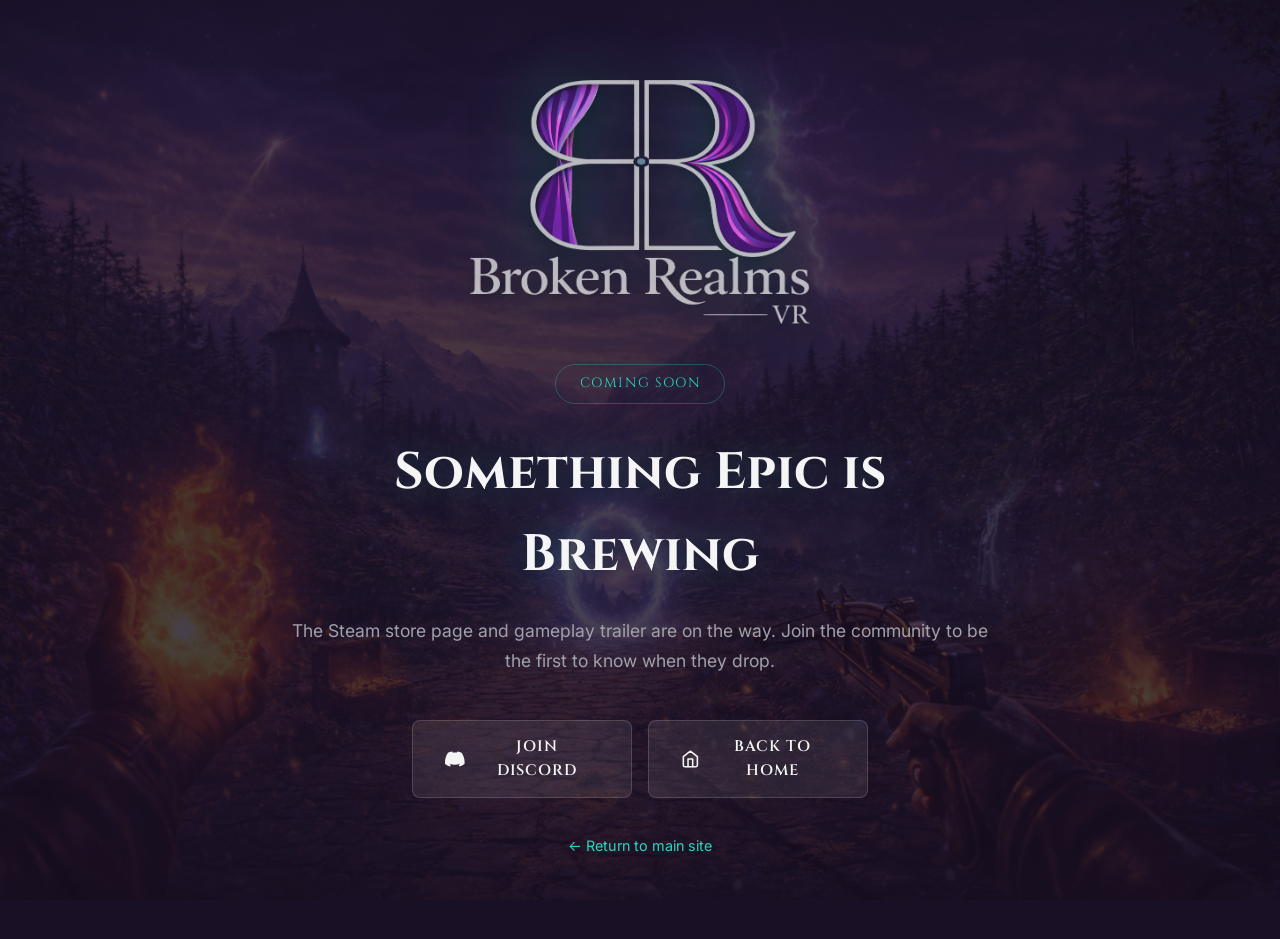
<file: coming-soon.html>
<!DOCTYPE html>
<html lang="en">
<head>
  <meta charset="UTF-8">
  <meta name="viewport" content="width=device-width, initial-scale=1.0">
  <title>Coming Soon — Broken Realms VR</title>
  <link rel="icon" type="image/png" href="Media/4_CLIENTAPP_ICON_512x512px.png">
  <link rel="preconnect" href="https://fonts.googleapis.com">
  <link rel="preconnect" href="https://fonts.gstatic.com" crossorigin>
  <link href="https://fonts.googleapis.com/css2?family=Cinzel:wght@400;600;700&family=Inter:wght@300;400;500;600&display=swap" rel="stylesheet">
  <link rel="stylesheet" href="styles.css">
  <style>
    .cs-page {
      min-height: 100vh;
      position: relative;
      z-index: 1;
      display: flex;
      flex-direction: column;
      align-items: center;
      justify-content: center;
      padding: 80px 24px;
      text-align: center;
    }
    .cs-bg {
      position: fixed;
      inset: 0;
      background: url('Media/1_LIBRARY_HERO_3840 x1240px_ NO_TEXTLOGO.png') center 50% / cover no-repeat;
      opacity: .2;
      z-index: 0;
    }
    .cs-content {
      position: relative;
      z-index: 1;
      max-width: 700px;
    }
    .cs-logo {
      max-width: min(340px, 70vw);
      margin: 0 auto 40px;
      display: block;
      filter: drop-shadow(0 0 30px rgba(45,212,191,.3)) drop-shadow(0 4px 12px rgba(0,0,0,.6));
    }
    .cs-badge {
      display: inline-block;
      font-family: var(--font-heading);
      font-size: .85rem;
      letter-spacing: .12em;
      text-transform: uppercase;
      color: var(--teal);
      border: 1px solid rgba(45,212,191,.3);
      border-radius: 40px;
      padding: 8px 24px;
      margin-bottom: 28px;
      text-shadow: 0 0 15px rgba(45,212,191,.4);
    }
    .cs-title {
      font-family: var(--font-heading);
      font-size: clamp(2rem, 5vw, 3.2rem);
      margin-bottom: 20px;
      text-shadow: 0 0 40px rgba(45,212,191,.3);
    }
    .cs-text {
      color: var(--text-muted);
      font-size: 1.1rem;
      line-height: 1.7;
      margin-bottom: 44px;
    }
    .cs-art {
      display: grid;
      grid-template-columns: 1fr 1fr;
      gap: 16px;
      margin-bottom: 44px;
      max-width: 500px;
      margin-left: auto;
      margin-right: auto;
    }
    .cs-art img {
      border-radius: 12px;
      border: 1px solid rgba(255,255,255,.06);
      width: 100%;
      height: 100%;
      object-fit: cover;
    }
    .cs-art-wide {
      grid-column: span 2;
    }
    .cs-ctas {
      display: flex;
      gap: 16px;
      justify-content: center;
      flex-wrap: wrap;
    }
    .cs-ctas .btn { width: 220px; justify-content: center; }
    .cs-back {
      display: inline-flex;
      align-items: center;
      gap: 8px;
      color: var(--teal);
      font-size: .9rem;
      margin-top: 36px;
      transition: opacity .3s ease;
    }
    .cs-back:hover { opacity: .7; }
    @media (max-width: 480px) {
      .cs-art { grid-template-columns: 1fr; }
      .cs-art-wide { grid-column: span 1; }
    }
  </style>
</head>
<body>
  <canvas id="particles" aria-hidden="true"></canvas>
  <div class="cs-bg"></div>
  <div class="cs-page">
    <div class="cs-content">
      <img src="Media/CutOutWhitePurpleLogo1.png" alt="Broken Realms VR" class="cs-logo">
      <div class="cs-badge">Coming Soon</div>
      <h1 class="cs-title">Something Epic is Brewing</h1>
      <p class="cs-text">The Steam store page and gameplay trailer are on the way. Join the community to be the first to know when they drop.</p>

      <div class="cs-ctas">
        <a href="https://discord.com/invite/UteQq3Rj" target="_blank" rel="noopener" class="btn btn-secondary">
          <svg width="20" height="20" viewBox="0 0 24 24" fill="currentColor" aria-hidden="true"><path d="M20.317 4.37a19.791 19.791 0 0 0-4.885-1.515.074.074 0 0 0-.079.037c-.21.375-.444.864-.608 1.25a18.27 18.27 0 0 0-5.487 0 12.64 12.64 0 0 0-.617-1.25.077.077 0 0 0-.079-.037A19.736 19.736 0 0 0 3.677 4.37a.07.07 0 0 0-.032.027C.533 9.046-.32 13.58.099 18.057a.082.082 0 0 0 .031.057 19.9 19.9 0 0 0 5.993 3.03.078.078 0 0 0 .084-.028c.462-.63.874-1.295 1.226-1.994a.076.076 0 0 0-.041-.106 13.107 13.107 0 0 1-1.872-.892.077.077 0 0 1-.008-.128 10.2 10.2 0 0 0 .372-.292.074.074 0 0 1 .077-.01c3.928 1.793 8.18 1.793 12.062 0a.074.074 0 0 1 .078.01c.12.098.246.198.373.292a.077.077 0 0 1-.006.127 12.299 12.299 0 0 1-1.873.892.077.077 0 0 0-.041.107c.36.698.772 1.362 1.225 1.993a.076.076 0 0 0 .084.028 19.839 19.839 0 0 0 6.002-3.03.077.077 0 0 0 .032-.054c.5-5.177-.838-9.674-3.549-13.66a.061.061 0 0 0-.031-.03z"/></svg>
          JOIN DISCORD
        </a>
        <a href="index.html" class="btn btn-secondary">
          <svg width="20" height="20" viewBox="0 0 24 24" fill="none" stroke="currentColor" stroke-width="2" stroke-linecap="round" stroke-linejoin="round"><path d="m3 9 9-7 9 7v11a2 2 0 0 1-2 2H5a2 2 0 0 1-2-2z"/><polyline points="9 22 9 12 15 12 15 22"/></svg>
          BACK TO HOME
        </a>
      </div>
      <a href="index.html" class="cs-back">&larr; Return to main site</a>
    </div>
  </div>
  <script src="script.js"></script>
</body>
</html>
</file>
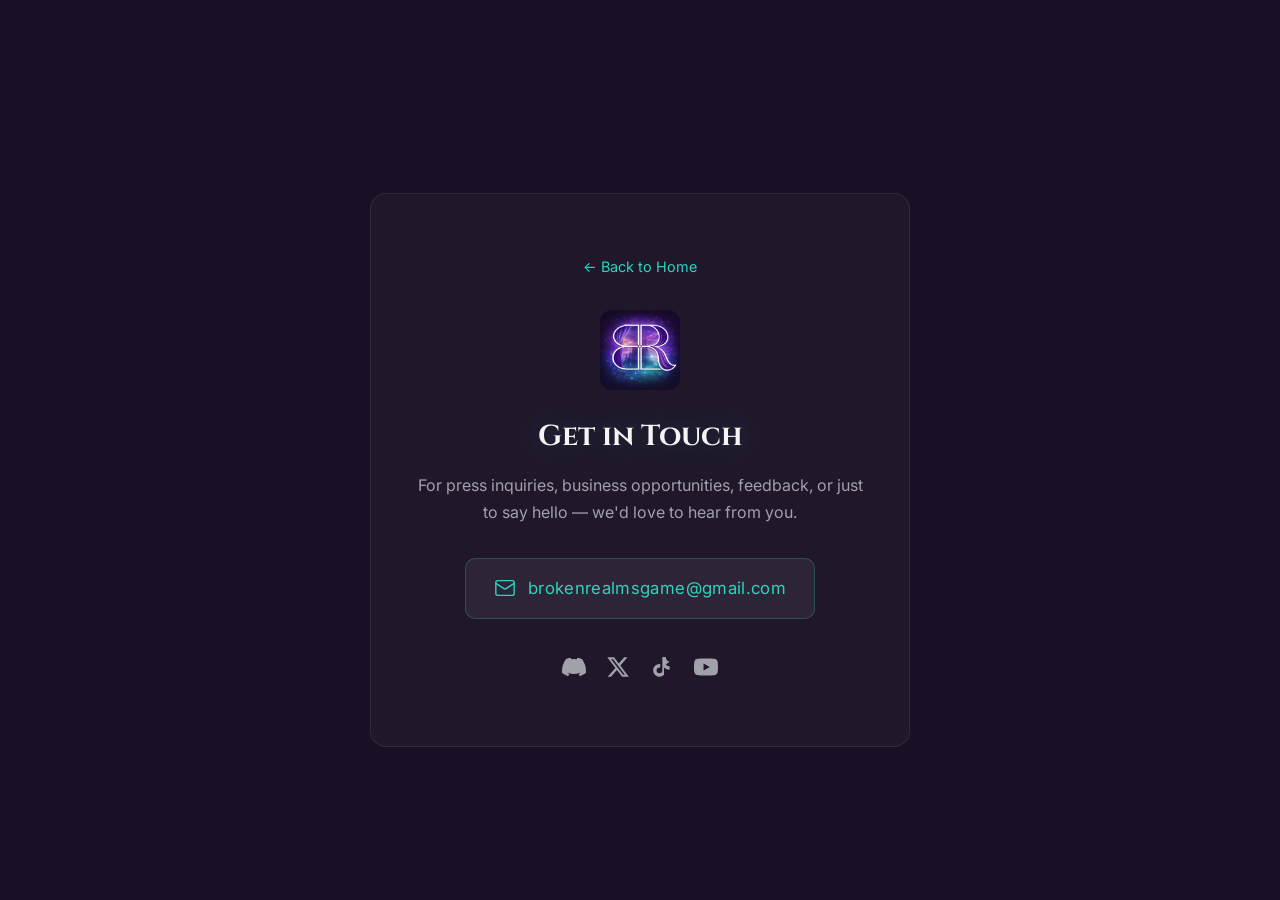
<file: contact.html>
<!DOCTYPE html>
<html lang="en">
<head>
  <meta charset="UTF-8">
  <meta name="viewport" content="width=device-width, initial-scale=1.0">
  <title>Contact — Broken Realms VR</title>
  <link rel="icon" type="image/png" href="Media/4_CLIENTAPP_ICON_512x512px.png">
  <link rel="preconnect" href="https://fonts.googleapis.com">
  <link rel="preconnect" href="https://fonts.gstatic.com" crossorigin>
  <link href="https://fonts.googleapis.com/css2?family=Cinzel:wght@400;600;700&family=Inter:wght@300;400;500;600&display=swap" rel="stylesheet">
  <link rel="stylesheet" href="styles.css">
  <style>
    .contact-page {
      min-height: 100vh;
      display: flex;
      align-items: center;
      justify-content: center;
      position: relative;
      z-index: 1;
      padding: 120px 24px 80px;
    }
    .contact-card {
      max-width: 540px;
      width: 100%;
      text-align: center;
      background: rgba(255,255,255,.03);
      border: 1px solid rgba(255,255,255,.08);
      border-radius: 16px;
      padding: 60px 40px;
    }
    .contact-card img {
      width: 80px;
      border-radius: 12px;
      margin: 0 auto 24px;
    }
    .contact-card h1 {
      font-family: var(--font-heading);
      font-size: 1.8rem;
      margin-bottom: 12px;
      text-shadow: 0 0 30px rgba(45,212,191,.3);
    }
    .contact-card p {
      color: var(--text-muted);
      line-height: 1.7;
      margin-bottom: 32px;
    }
    .contact-email {
      display: inline-flex;
      align-items: center;
      gap: 12px;
      background: rgba(255,255,255,.06);
      border: 1px solid rgba(45,212,191,.25);
      border-radius: 10px;
      padding: 16px 28px;
      font-size: 1.05rem;
      color: var(--teal);
      letter-spacing: .02em;
      transition: border-color .3s ease, box-shadow .3s ease;
      text-decoration: none;
    }
    .contact-email:hover {
      border-color: rgba(45,212,191,.5);
      box-shadow: 0 0 20px rgba(45,212,191,.15);
    }
    .contact-email svg { flex-shrink: 0; }
    .contact-socials {
      margin-top: 36px;
      display: flex;
      justify-content: center;
      gap: 20px;
    }
    .contact-socials a {
      color: var(--text-muted);
      transition: color .3s ease;
    }
    .contact-socials a:hover { color: var(--teal); }
    .contact-back {
      display: inline-flex;
      align-items: center;
      gap: 8px;
      color: var(--teal);
      font-size: .9rem;
      margin-bottom: 32px;
      transition: opacity .3s ease;
    }
    .contact-back:hover { opacity: .7; }
  </style>
</head>
<body>
  <canvas id="particles" aria-hidden="true"></canvas>
  <div class="contact-page">
    <div class="contact-card">
      <a href="index.html" class="contact-back">&larr; Back to Home</a>
      <img src="Media/4_CLIENTAPP_ICON_512x512px.png" alt="BR Logo">
      <h1>Get in Touch</h1>
      <p>For press inquiries, business opportunities, feedback, or just to say hello — we'd love to hear from you.</p>
      <a href="mailto:brokenrealmsgame@gmail.com" class="contact-email">
        <svg width="22" height="22" viewBox="0 0 24 24" fill="none" stroke="currentColor" stroke-width="1.5" stroke-linecap="round" stroke-linejoin="round"><rect x="2" y="4" width="20" height="16" rx="2"/><path d="m22 7-8.97 5.7a1.94 1.94 0 0 1-2.06 0L2 7"/></svg>
        brokenrealmsgame@gmail.com
      </a>
      <div class="contact-socials">
        <a href="https://discord.com/invite/UteQq3Rj" target="_blank" rel="noopener" aria-label="Discord">
          <svg width="24" height="24" viewBox="0 0 24 24" fill="currentColor"><path d="M20.317 4.37a19.791 19.791 0 0 0-4.885-1.515.074.074 0 0 0-.079.037c-.21.375-.444.864-.608 1.25a18.27 18.27 0 0 0-5.487 0 12.64 12.64 0 0 0-.617-1.25.077.077 0 0 0-.079-.037A19.736 19.736 0 0 0 3.677 4.37a.07.07 0 0 0-.032.027C.533 9.046-.32 13.58.099 18.057a.082.082 0 0 0 .031.057 19.9 19.9 0 0 0 5.993 3.03.078.078 0 0 0 .084-.028c.462-.63.874-1.295 1.226-1.994a.076.076 0 0 0-.041-.106 13.107 13.107 0 0 1-1.872-.892.077.077 0 0 1-.008-.128 10.2 10.2 0 0 0 .372-.292.074.074 0 0 1 .077-.01c3.928 1.793 8.18 1.793 12.062 0a.074.074 0 0 1 .078.01c.12.098.246.198.373.292a.077.077 0 0 1-.006.127 12.299 12.299 0 0 1-1.873.892.077.077 0 0 0-.041.107c.36.698.772 1.362 1.225 1.993a.076.076 0 0 0 .084.028 19.839 19.839 0 0 0 6.002-3.03.077.077 0 0 0 .032-.054c.5-5.177-.838-9.674-3.549-13.66a.061.061 0 0 0-.031-.03z"/></svg>
        </a>
        <a href="https://x.com/BrokenRealmsDev" target="_blank" rel="noopener" aria-label="X">
          <svg width="24" height="24" viewBox="0 0 24 24" fill="currentColor"><path d="M18.244 2.25h3.308l-7.227 8.26 8.502 11.24H16.17l-5.214-6.817L4.99 21.75H1.68l7.73-8.835L1.254 2.25H8.08l4.713 6.231zm-1.161 17.52h1.833L7.084 4.126H5.117z"/></svg>
        </a>
        <a href="https://www.tiktok.com/@brokenrealmsgame" target="_blank" rel="noopener" aria-label="TikTok">
          <svg width="24" height="24" viewBox="0 0 24 24" fill="currentColor"><path d="M19.59 6.69a4.83 4.83 0 0 1-3.77-4.25V2h-3.45v13.67a2.89 2.89 0 0 1-2.88 2.5 2.89 2.89 0 0 1 0-5.78c.27 0 .54.04.79.1v-3.5a6.37 6.37 0 0 0-.79-.05A6.34 6.34 0 0 0 3.15 15.3a6.34 6.34 0 0 0 10.86 4.43v-7.15a8.16 8.16 0 0 0 5.58 2.18v-3.44a4.85 4.85 0 0 1-3.77-1.88v-.01z"/></svg>
        </a>
        <a href="https://www.youtube.com/channel/UCaJPAou--gDTywU8178Xd9g" target="_blank" rel="noopener" aria-label="YouTube">
          <svg width="24" height="24" viewBox="0 0 24 24" fill="currentColor"><path d="M23.498 6.186a3.016 3.016 0 0 0-2.122-2.136C19.505 3.545 12 3.545 12 3.545s-7.505 0-9.377.505A3.017 3.017 0 0 0 .502 6.186C0 8.07 0 12 0 12s0 3.93.502 5.814a3.016 3.016 0 0 0 2.122 2.136c1.871.505 9.376.505 9.376.505s7.505 0 9.377-.505a3.015 3.015 0 0 0 2.122-2.136C24 15.93 24 12 24 12s0-3.93-.502-5.814zM9.545 15.568V8.432L15.818 12l-6.273 3.568z"/></svg>
        </a>
      </div>
    </div>
  </div>
  <script src="script.js"></script>
</body>
</html>
</file>
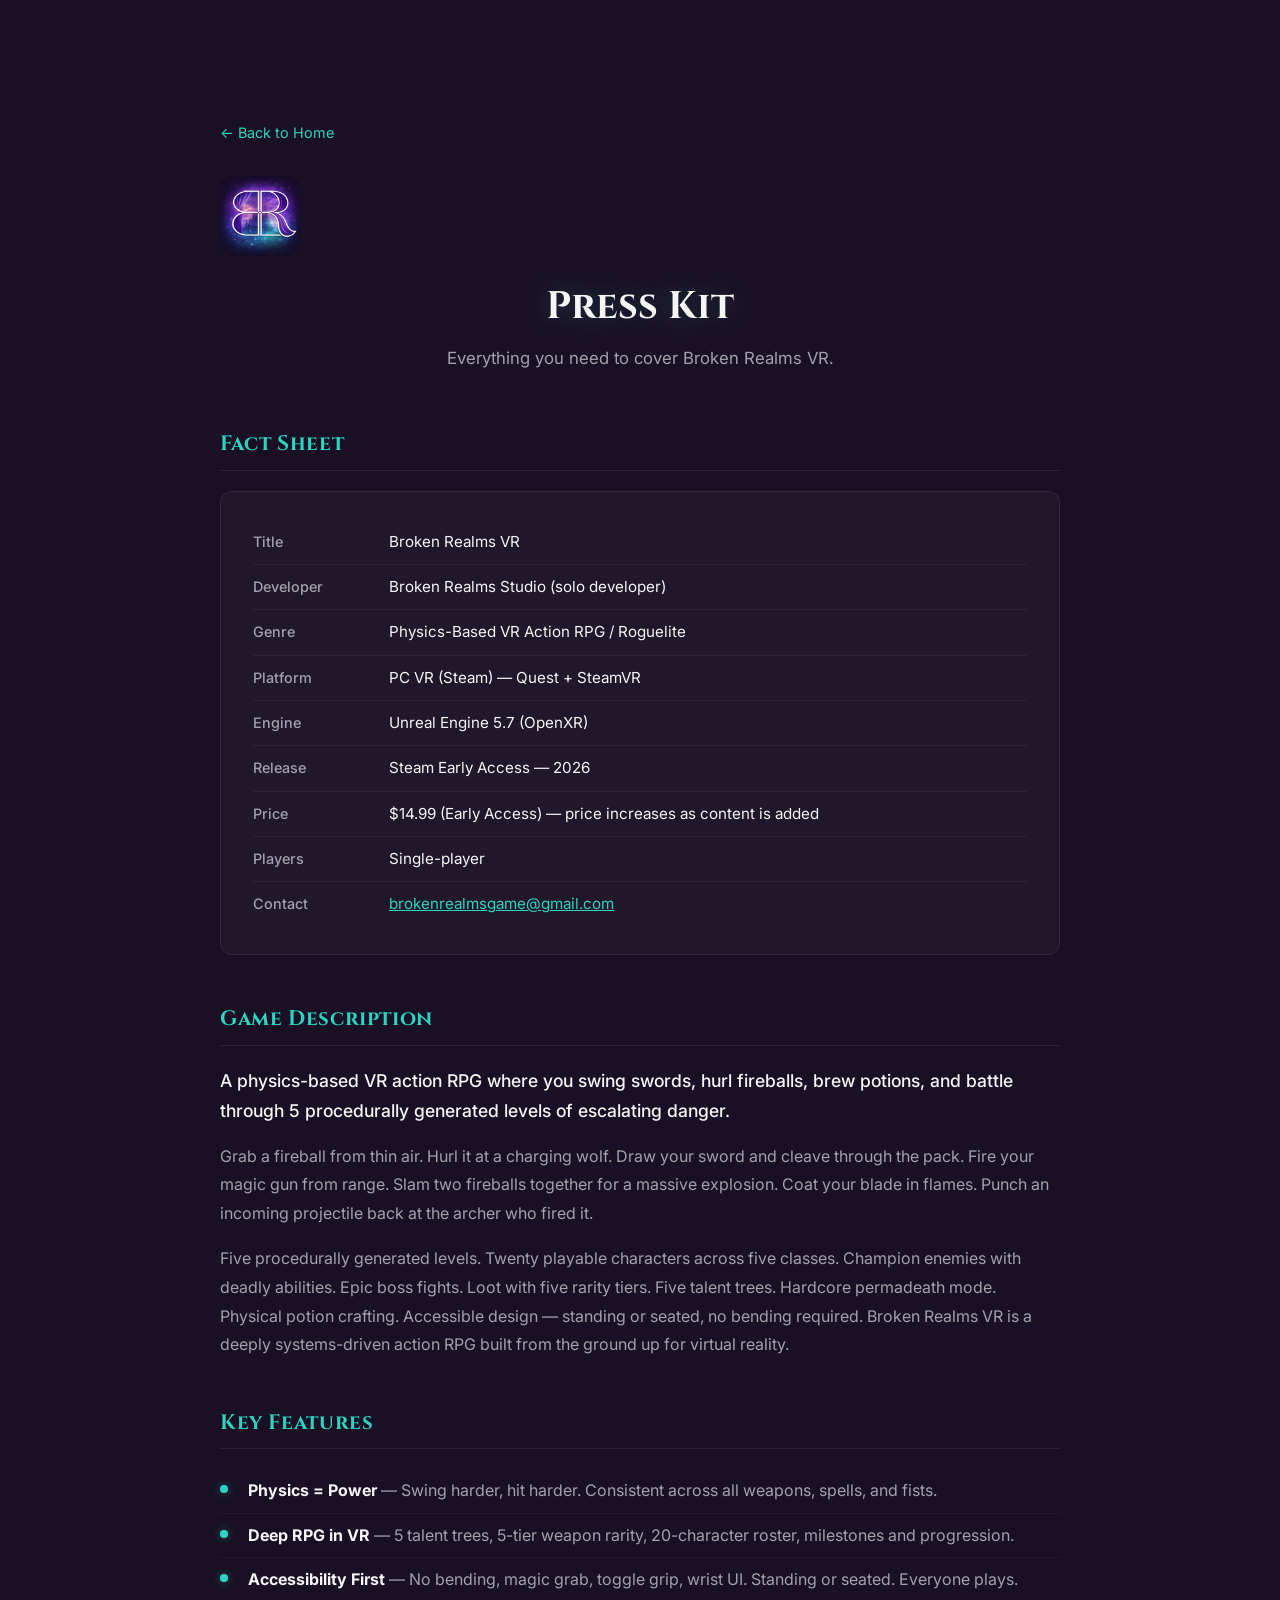
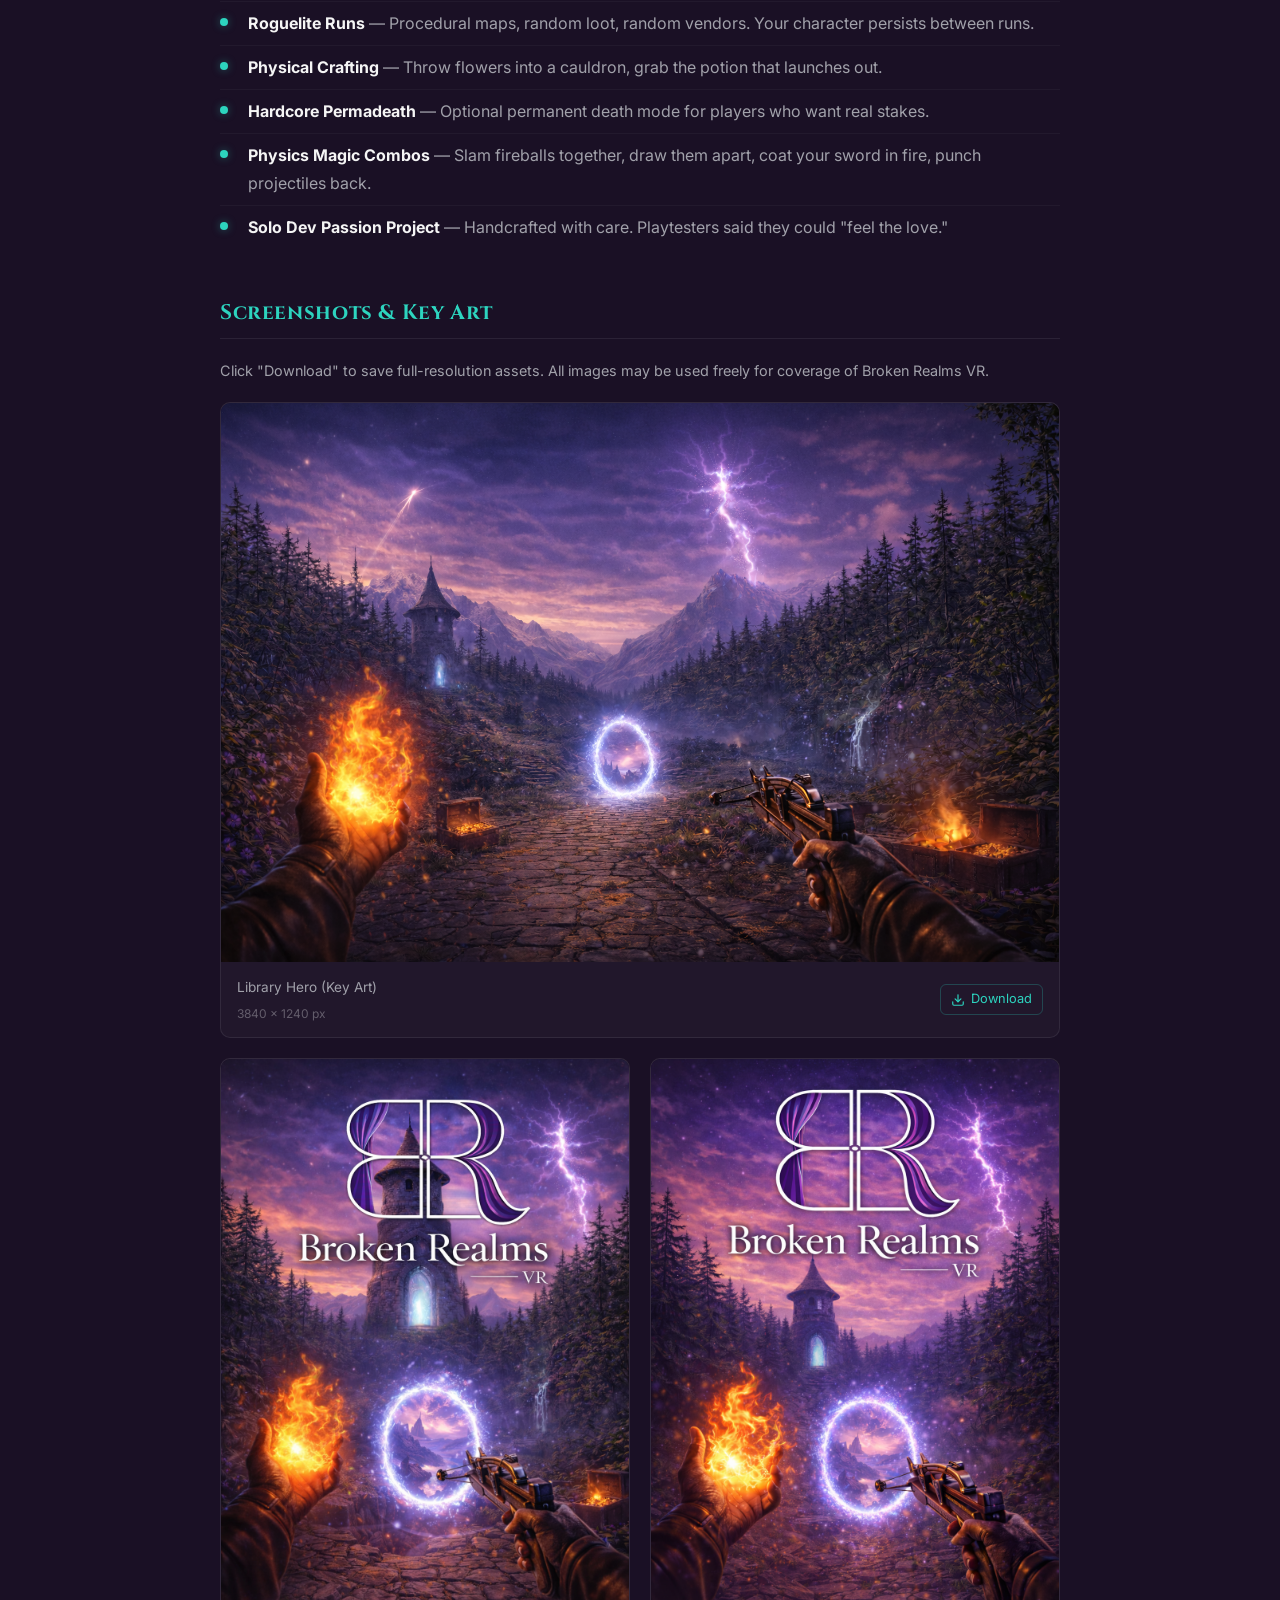
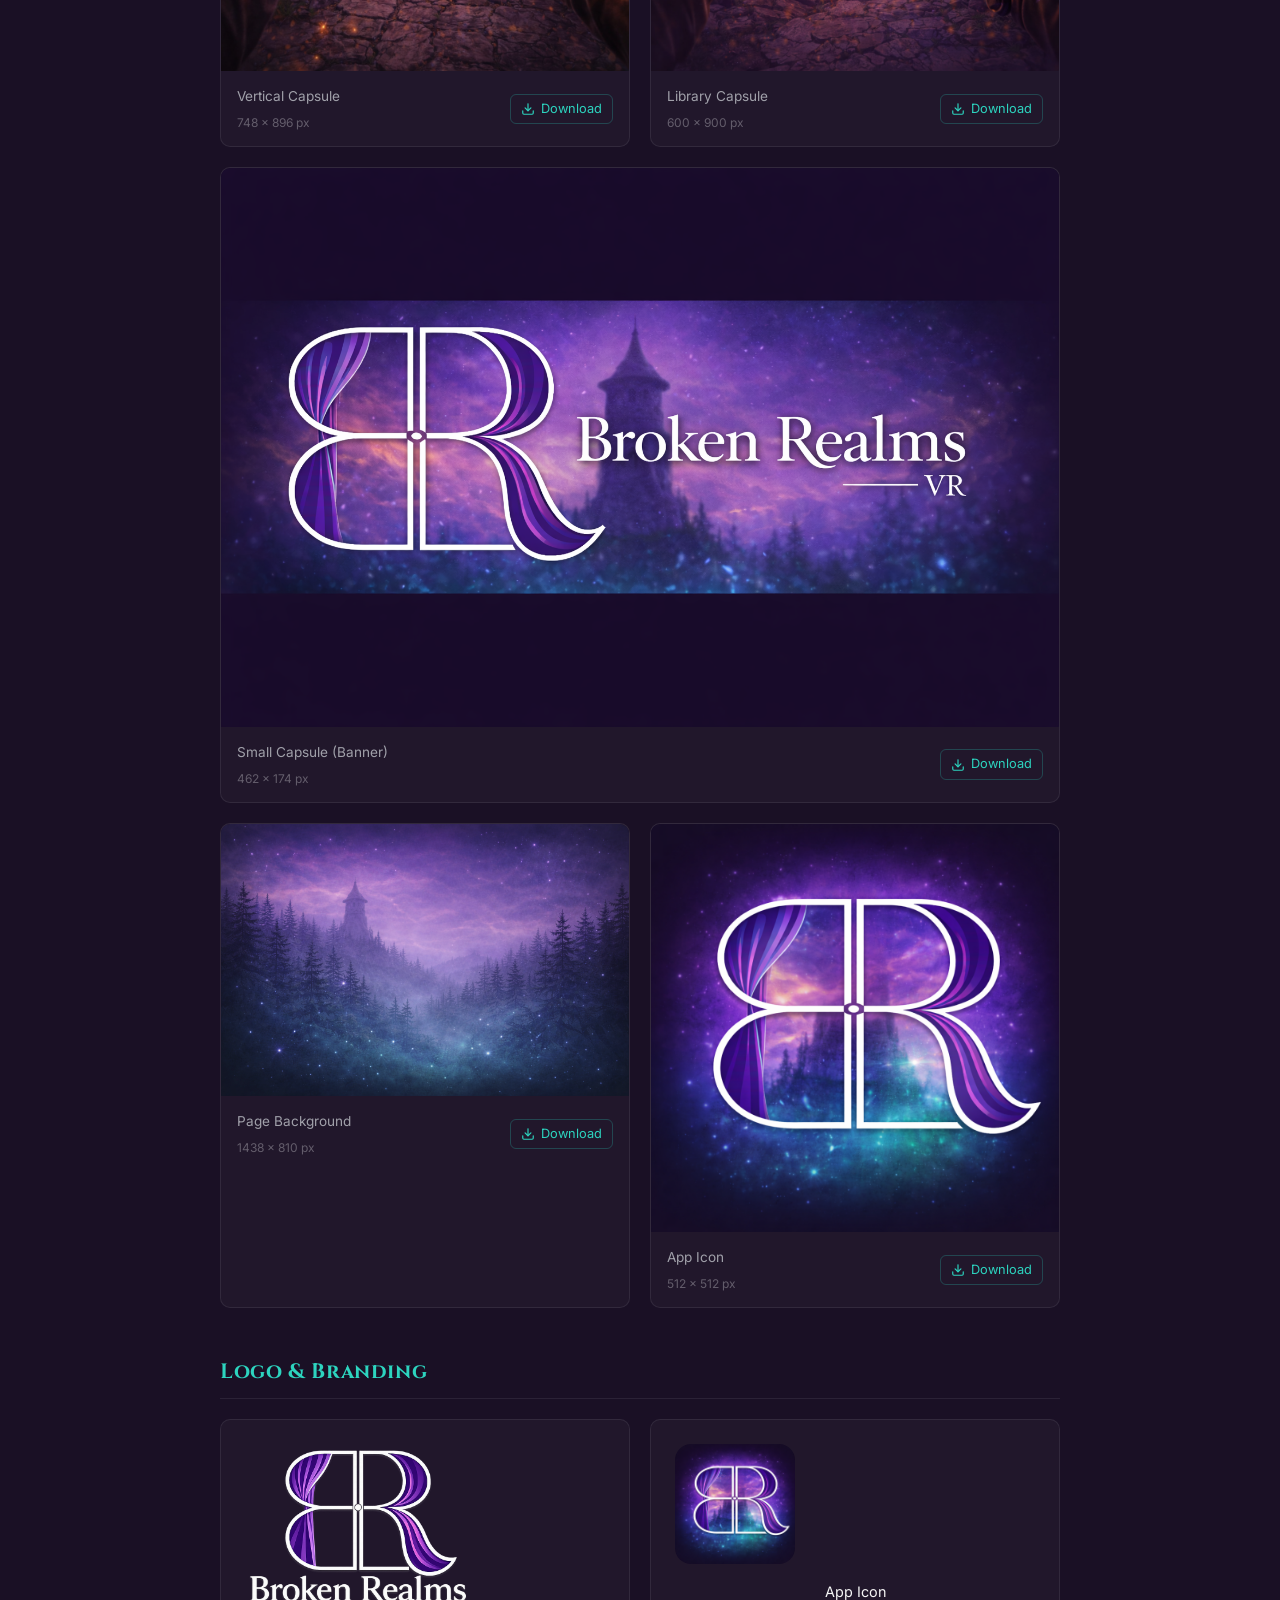
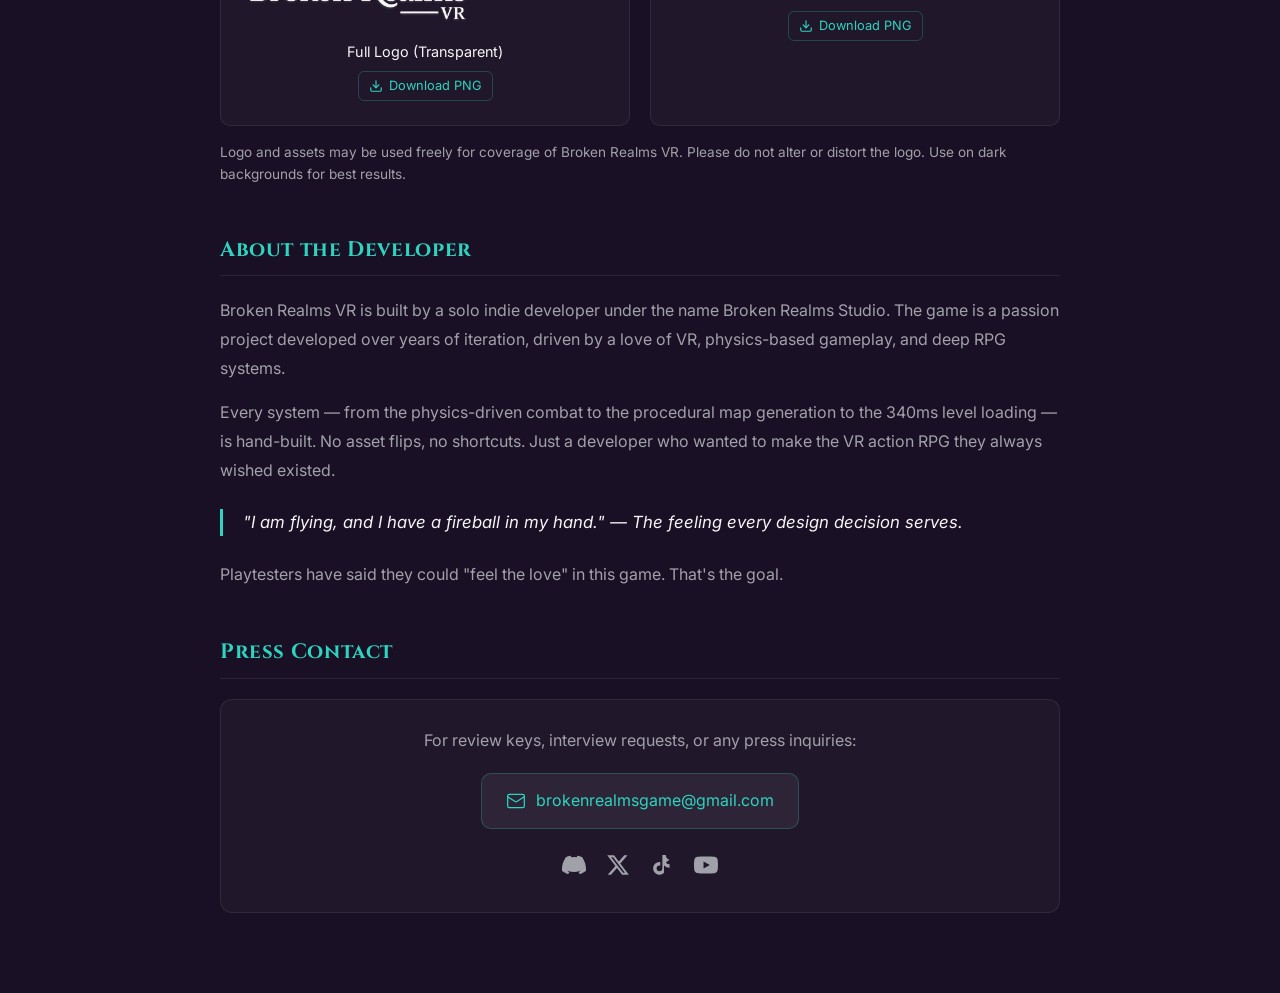
<file: press-kit.html>
<!DOCTYPE html>
<html lang="en">
<head>
  <meta charset="UTF-8">
  <meta name="viewport" content="width=device-width, initial-scale=1.0">
  <title>Press Kit — Broken Realms VR</title>
  <meta name="description" content="Press kit for Broken Realms VR — screenshots, logos, key art, and game information for press and content creators.">
  <link rel="icon" type="image/png" href="Media/4_CLIENTAPP_ICON_512x512px.png">
  <link rel="preconnect" href="https://fonts.googleapis.com">
  <link rel="preconnect" href="https://fonts.gstatic.com" crossorigin>
  <link href="https://fonts.googleapis.com/css2?family=Cinzel:wght@400;600;700&family=Inter:wght@300;400;500;600&display=swap" rel="stylesheet">
  <link rel="stylesheet" href="styles.css">
  <style>
    .pk-page {
      min-height: 100vh;
      padding: 120px 24px 80px;
      position: relative;
      z-index: 1;
    }
    .pk-content {
      max-width: 840px;
      margin: 0 auto;
    }
    .pk-back {
      display: inline-flex;
      align-items: center;
      gap: 8px;
      color: var(--teal);
      font-size: .9rem;
      margin-bottom: 32px;
      transition: opacity .3s ease;
    }
    .pk-back:hover { opacity: .7; }

    /* Header */
    .pk-header {
      text-align: center;
      margin-bottom: 56px;
    }
    .pk-header img {
      width: 80px;
      border-radius: 12px;
      margin-bottom: 20px;
    }
    .pk-header h1 {
      font-family: var(--font-heading);
      font-size: clamp(1.8rem, 4vw, 2.4rem);
      margin-bottom: 8px;
      text-shadow: 0 0 30px rgba(45,212,191,.3);
    }
    .pk-header p {
      color: var(--text-muted);
      font-size: 1.05rem;
    }

    /* Section titles */
    .pk-section-title {
      font-family: var(--font-heading);
      font-size: 1.3rem;
      color: var(--teal);
      letter-spacing: .03em;
      margin: 48px 0 20px;
      padding-bottom: 8px;
      border-bottom: 1px solid rgba(255,255,255,.08);
    }

    /* Card style */
    .pk-card {
      background: rgba(255,255,255,.03);
      border: 1px solid rgba(255,255,255,.08);
      border-radius: 12px;
      padding: 28px 32px;
    }

    /* Fact sheet */
    .pk-facts {
      display: grid;
      gap: 0;
    }
    .pk-fact {
      display: flex;
      gap: 16px;
      padding: 10px 0;
      border-bottom: 1px solid rgba(255,255,255,.05);
    }
    .pk-fact:last-child { border-bottom: none; }
    .pk-fact-label {
      color: var(--text-muted);
      min-width: 120px;
      font-size: .9rem;
      font-weight: 500;
    }
    .pk-fact-value {
      color: var(--text);
      font-size: .95rem;
    }
    .pk-fact-value a {
      color: var(--teal);
      text-decoration: underline;
    }

    /* Description */
    .pk-description p {
      color: var(--text-muted);
      line-height: 1.8;
      margin-bottom: 16px;
    }
    .pk-description .pk-pitch {
      color: var(--text);
      font-size: 1.1rem;
      font-weight: 500;
      line-height: 1.7;
    }

    /* Features list */
    .pk-features-list {
      list-style: none;
      padding: 0;
    }
    .pk-features-list li {
      color: var(--text-muted);
      line-height: 1.7;
      padding: 8px 0;
      padding-left: 28px;
      position: relative;
      border-bottom: 1px solid rgba(255,255,255,.04);
    }
    .pk-features-list li:last-child { border-bottom: none; }
    .pk-features-list li::before {
      content: '';
      position: absolute;
      left: 0;
      top: 16px;
      width: 8px;
      height: 8px;
      background: var(--teal);
      border-radius: 50%;
      box-shadow: 0 0 8px rgba(45,212,191,.4);
    }
    .pk-features-list strong {
      color: var(--text);
    }

    /* Media grid */
    .pk-media-grid {
      display: grid;
      grid-template-columns: 1fr 1fr;
      gap: 20px;
    }
    .pk-media-item {
      background: rgba(255,255,255,.03);
      border: 1px solid rgba(255,255,255,.08);
      border-radius: 10px;
      overflow: hidden;
      transition: border-color .3s ease;
    }
    .pk-media-item:hover {
      border-color: rgba(45,212,191,.3);
    }
    .pk-media-item.pk-media-wide {
      grid-column: 1 / -1;
    }
    .pk-media-thumb {
      width: 100%;
      display: block;
      aspect-ratio: auto;
    }
    .pk-media-info {
      padding: 12px 16px;
      display: flex;
      justify-content: space-between;
      align-items: center;
    }
    .pk-media-label {
      font-size: .85rem;
      color: var(--text-muted);
    }
    .pk-media-dims {
      font-size: .75rem;
      color: rgba(255,255,255,.3);
    }
    .pk-download {
      display: inline-flex;
      align-items: center;
      gap: 6px;
      font-size: .8rem;
      color: var(--teal);
      text-decoration: none;
      padding: 4px 10px;
      border: 1px solid rgba(45,212,191,.25);
      border-radius: 6px;
      transition: background .3s ease, border-color .3s ease;
    }
    .pk-download:hover {
      background: rgba(45,212,191,.1);
      border-color: rgba(45,212,191,.5);
    }

    /* Logo & branding */
    .pk-branding-grid {
      display: grid;
      grid-template-columns: 1fr 1fr;
      gap: 20px;
    }
    .pk-brand-item {
      background: rgba(255,255,255,.03);
      border: 1px solid rgba(255,255,255,.08);
      border-radius: 10px;
      padding: 24px;
      text-align: center;
    }
    .pk-brand-item img {
      max-width: 200px;
      max-height: 140px;
      margin-bottom: 16px;
    }
    .pk-brand-item .pk-brand-name {
      font-size: .9rem;
      color: var(--text);
      margin-bottom: 8px;
    }
    .pk-brand-note {
      color: var(--text-muted);
      font-size: .85rem;
      line-height: 1.6;
      margin-top: 16px;
    }

    /* About developer */
    .pk-about p {
      color: var(--text-muted);
      line-height: 1.8;
      margin-bottom: 16px;
    }
    .pk-quote {
      border-left: 3px solid var(--teal);
      padding-left: 20px;
      margin: 24px 0;
      font-style: italic;
      color: var(--text);
      font-size: 1.05rem;
      line-height: 1.6;
    }

    /* Press contact */
    .pk-contact {
      text-align: center;
    }
    .pk-contact p {
      color: var(--text-muted);
      margin-bottom: 20px;
    }
    .pk-email {
      display: inline-flex;
      align-items: center;
      gap: 10px;
      background: rgba(255,255,255,.06);
      border: 1px solid rgba(45,212,191,.25);
      border-radius: 10px;
      padding: 14px 24px;
      font-size: 1rem;
      color: var(--teal);
      text-decoration: none;
      transition: border-color .3s ease, box-shadow .3s ease;
    }
    .pk-email:hover {
      border-color: rgba(45,212,191,.5);
      box-shadow: 0 0 20px rgba(45,212,191,.15);
    }
    .pk-socials {
      margin-top: 24px;
      display: flex;
      justify-content: center;
      gap: 20px;
    }
    .pk-socials a {
      color: var(--text-muted);
      transition: color .3s ease;
    }
    .pk-socials a:hover { color: var(--teal); }

    /* Responsive */
    @media (max-width: 600px) {
      .pk-media-grid {
        grid-template-columns: 1fr;
      }
      .pk-branding-grid {
        grid-template-columns: 1fr;
      }
      .pk-fact {
        flex-direction: column;
        gap: 4px;
      }
      .pk-fact-label {
        min-width: unset;
      }
      .pk-card {
        padding: 20px;
      }
    }
  </style>
</head>
<body>
  <canvas id="particles" aria-hidden="true"></canvas>
  <div class="pk-page">
    <div class="pk-content">
      <a href="index.html" class="pk-back">&larr; Back to Home</a>

      <!-- Header -->
      <div class="pk-header">
        <img src="Media/4_CLIENTAPP_ICON_512x512px.png" alt="Broken Realms VR">
        <h1>Press Kit</h1>
        <p>Everything you need to cover Broken Realms VR.</p>
      </div>

      <!-- Fact Sheet -->
      <h2 class="pk-section-title">Fact Sheet</h2>
      <div class="pk-card">
        <div class="pk-facts">
          <div class="pk-fact">
            <span class="pk-fact-label">Title</span>
            <span class="pk-fact-value">Broken Realms VR</span>
          </div>
          <div class="pk-fact">
            <span class="pk-fact-label">Developer</span>
            <span class="pk-fact-value">Broken Realms Studio (solo developer)</span>
          </div>
          <div class="pk-fact">
            <span class="pk-fact-label">Genre</span>
            <span class="pk-fact-value">Physics-Based VR Action RPG / Roguelite</span>
          </div>
          <div class="pk-fact">
            <span class="pk-fact-label">Platform</span>
            <span class="pk-fact-value">PC VR (Steam) &mdash; Quest + SteamVR</span>
          </div>
          <div class="pk-fact">
            <span class="pk-fact-label">Engine</span>
            <span class="pk-fact-value">Unreal Engine 5.7 (OpenXR)</span>
          </div>
          <div class="pk-fact">
            <span class="pk-fact-label">Release</span>
            <span class="pk-fact-value">Steam Early Access &mdash; 2026</span>
          </div>
          <div class="pk-fact">
            <span class="pk-fact-label">Price</span>
            <span class="pk-fact-value">$14.99 (Early Access) &mdash; price increases as content is added</span>
          </div>
          <div class="pk-fact">
            <span class="pk-fact-label">Players</span>
            <span class="pk-fact-value">Single-player</span>
          </div>
          <div class="pk-fact">
            <span class="pk-fact-label">Contact</span>
            <span class="pk-fact-value"><a href="mailto:brokenrealmsgame@gmail.com">brokenrealmsgame@gmail.com</a></span>
          </div>
        </div>
      </div>

      <!-- Game Description -->
      <h2 class="pk-section-title">Game Description</h2>
      <div class="pk-description">
        <p class="pk-pitch">A physics-based VR action RPG where you swing swords, hurl fireballs, brew potions, and battle through 5 procedurally generated levels of escalating danger.</p>
        <p>Grab a fireball from thin air. Hurl it at a charging wolf. Draw your sword and cleave through the pack. Fire your magic gun from range. Slam two fireballs together for a massive explosion. Coat your blade in flames. Punch an incoming projectile back at the archer who fired it.</p>
        <p>Five procedurally generated levels. Twenty playable characters across five classes. Champion enemies with deadly abilities. Epic boss fights. Loot with five rarity tiers. Five talent trees. Hardcore permadeath mode. Physical potion crafting. Accessible design &mdash; standing or seated, no bending required. Broken Realms VR is a deeply systems-driven action RPG built from the ground up for virtual reality.</p>
      </div>

      <!-- Key Features -->
      <h2 class="pk-section-title">Key Features</h2>
      <ul class="pk-features-list">
        <li><strong>Physics = Power</strong> &mdash; Swing harder, hit harder. Consistent across all weapons, spells, and fists.</li>
        <li><strong>Deep RPG in VR</strong> &mdash; 5 talent trees, 5-tier weapon rarity, 20-character roster, milestones and progression.</li>
        <li><strong>Accessibility First</strong> &mdash; No bending, magic grab, toggle grip, wrist UI. Standing or seated. Everyone plays.</li>
        <li><strong>Roguelite Runs</strong> &mdash; Procedural maps, random loot, random vendors. Your character persists between runs.</li>
        <li><strong>Physical Crafting</strong> &mdash; Throw flowers into a cauldron, grab the potion that launches out.</li>
        <li><strong>Hardcore Permadeath</strong> &mdash; Optional permanent death mode for players who want real stakes.</li>
        <li><strong>Physics Magic Combos</strong> &mdash; Slam fireballs together, draw them apart, coat your sword in fire, punch projectiles back.</li>
        <li><strong>Solo Dev Passion Project</strong> &mdash; Handcrafted with care. Playtesters said they could "feel the love."</li>
      </ul>

      <!-- Screenshots & Key Art -->
      <h2 class="pk-section-title">Screenshots &amp; Key Art</h2>
      <p style="color: var(--text-muted); font-size: .9rem; margin-bottom: 20px;">Click "Download" to save full-resolution assets. All images may be used freely for coverage of Broken Realms VR.</p>
      <div class="pk-media-grid">
        <div class="pk-media-item pk-media-wide">
          <img src="Media/1_LIBRARY_HERO_3840 x1240px_ NO_TEXTLOGO.png" alt="Library Hero — panoramic key art" class="pk-media-thumb" loading="lazy">
          <div class="pk-media-info">
            <div>
              <span class="pk-media-label">Library Hero (Key Art)</span><br>
              <span class="pk-media-dims">3840 x 1240 px</span>
            </div>
            <a href="Media/1_LIBRARY_HERO_3840 x1240px_ NO_TEXTLOGO.png" download class="pk-download">
              <svg width="14" height="14" viewBox="0 0 24 24" fill="none" stroke="currentColor" stroke-width="2" stroke-linecap="round" stroke-linejoin="round"><path d="M21 15v4a2 2 0 0 1-2 2H5a2 2 0 0 1-2-2v-4"/><polyline points="7 10 12 15 17 10"/><line x1="12" y1="15" x2="12" y2="3"/></svg>
              Download
            </a>
          </div>
        </div>

        <div class="pk-media-item">
          <img src="Media/2_VERTICAL_CAPSULE_748_x_896px.png" alt="Vertical Capsule art" class="pk-media-thumb" loading="lazy">
          <div class="pk-media-info">
            <div>
              <span class="pk-media-label">Vertical Capsule</span><br>
              <span class="pk-media-dims">748 x 896 px</span>
            </div>
            <a href="Media/2_VERTICAL_CAPSULE_748_x_896px.png" download class="pk-download">
              <svg width="14" height="14" viewBox="0 0 24 24" fill="none" stroke="currentColor" stroke-width="2" stroke-linecap="round" stroke-linejoin="round"><path d="M21 15v4a2 2 0 0 1-2 2H5a2 2 0 0 1-2-2v-4"/><polyline points="7 10 12 15 17 10"/><line x1="12" y1="15" x2="12" y2="3"/></svg>
              Download
            </a>
          </div>
        </div>

        <div class="pk-media-item">
          <img src="Media/6_LIBRARY_CAPSULE_600x900px.png" alt="Library Capsule art" class="pk-media-thumb" loading="lazy">
          <div class="pk-media-info">
            <div>
              <span class="pk-media-label">Library Capsule</span><br>
              <span class="pk-media-dims">600 x 900 px</span>
            </div>
            <a href="Media/6_LIBRARY_CAPSULE_600x900px.png" download class="pk-download">
              <svg width="14" height="14" viewBox="0 0 24 24" fill="none" stroke="currentColor" stroke-width="2" stroke-linecap="round" stroke-linejoin="round"><path d="M21 15v4a2 2 0 0 1-2 2H5a2 2 0 0 1-2-2v-4"/><polyline points="7 10 12 15 17 10"/><line x1="12" y1="15" x2="12" y2="3"/></svg>
              Download
            </a>
          </div>
        </div>

        <div class="pk-media-item pk-media-wide">
          <img src="Media/3_SMALL_CAPSULE_462x174px.png" alt="Small Capsule banner" class="pk-media-thumb" loading="lazy">
          <div class="pk-media-info">
            <div>
              <span class="pk-media-label">Small Capsule (Banner)</span><br>
              <span class="pk-media-dims">462 x 174 px</span>
            </div>
            <a href="Media/3_SMALL_CAPSULE_462x174px.png" download class="pk-download">
              <svg width="14" height="14" viewBox="0 0 24 24" fill="none" stroke="currentColor" stroke-width="2" stroke-linecap="round" stroke-linejoin="round"><path d="M21 15v4a2 2 0 0 1-2 2H5a2 2 0 0 1-2-2v-4"/><polyline points="7 10 12 15 17 10"/><line x1="12" y1="15" x2="12" y2="3"/></svg>
              Download
            </a>
          </div>
        </div>

        <div class="pk-media-item">
          <img src="Media/5_PAGE_BACKGROUND_1438x810px.png" alt="Page Background art" class="pk-media-thumb" loading="lazy">
          <div class="pk-media-info">
            <div>
              <span class="pk-media-label">Page Background</span><br>
              <span class="pk-media-dims">1438 x 810 px</span>
            </div>
            <a href="Media/5_PAGE_BACKGROUND_1438x810px.png" download class="pk-download">
              <svg width="14" height="14" viewBox="0 0 24 24" fill="none" stroke="currentColor" stroke-width="2" stroke-linecap="round" stroke-linejoin="round"><path d="M21 15v4a2 2 0 0 1-2 2H5a2 2 0 0 1-2-2v-4"/><polyline points="7 10 12 15 17 10"/><line x1="12" y1="15" x2="12" y2="3"/></svg>
              Download
            </a>
          </div>
        </div>

        <div class="pk-media-item">
          <img src="Media/4_CLIENTAPP_ICON_512x512px.png" alt="App Icon" class="pk-media-thumb" loading="lazy">
          <div class="pk-media-info">
            <div>
              <span class="pk-media-label">App Icon</span><br>
              <span class="pk-media-dims">512 x 512 px</span>
            </div>
            <a href="Media/4_CLIENTAPP_ICON_512x512px.png" download class="pk-download">
              <svg width="14" height="14" viewBox="0 0 24 24" fill="none" stroke="currentColor" stroke-width="2" stroke-linecap="round" stroke-linejoin="round"><path d="M21 15v4a2 2 0 0 1-2 2H5a2 2 0 0 1-2-2v-4"/><polyline points="7 10 12 15 17 10"/><line x1="12" y1="15" x2="12" y2="3"/></svg>
              Download
            </a>
          </div>
        </div>
      </div>

      <!-- Logo & Branding -->
      <h2 class="pk-section-title">Logo &amp; Branding</h2>
      <div class="pk-branding-grid">
        <div class="pk-brand-item">
          <img src="Media/CutOutWhitePurpleLogo2_Clean.png" alt="Broken Realms VR Logo" style="max-width: 240px; max-height: 180px;">
          <div class="pk-brand-name">Full Logo (Transparent)</div>
          <a href="Media/CutOutWhitePurpleLogo2_Clean.png" download class="pk-download">
            <svg width="14" height="14" viewBox="0 0 24 24" fill="none" stroke="currentColor" stroke-width="2" stroke-linecap="round" stroke-linejoin="round"><path d="M21 15v4a2 2 0 0 1-2 2H5a2 2 0 0 1-2-2v-4"/><polyline points="7 10 12 15 17 10"/><line x1="12" y1="15" x2="12" y2="3"/></svg>
            Download PNG
          </a>
        </div>
        <div class="pk-brand-item">
          <img src="Media/4_CLIENTAPP_ICON_512x512px.png" alt="App Icon" style="max-width: 120px; border-radius: 16px;">
          <div class="pk-brand-name">App Icon</div>
          <a href="Media/4_CLIENTAPP_ICON_512x512px.png" download class="pk-download">
            <svg width="14" height="14" viewBox="0 0 24 24" fill="none" stroke="currentColor" stroke-width="2" stroke-linecap="round" stroke-linejoin="round"><path d="M21 15v4a2 2 0 0 1-2 2H5a2 2 0 0 1-2-2v-4"/><polyline points="7 10 12 15 17 10"/><line x1="12" y1="15" x2="12" y2="3"/></svg>
            Download PNG
          </a>
        </div>
      </div>
      <p class="pk-brand-note">Logo and assets may be used freely for coverage of Broken Realms VR. Please do not alter or distort the logo. Use on dark backgrounds for best results.</p>

      <!-- About the Developer -->
      <h2 class="pk-section-title">About the Developer</h2>
      <div class="pk-about">
        <p>Broken Realms VR is built by a solo indie developer under the name Broken Realms Studio. The game is a passion project developed over years of iteration, driven by a love of VR, physics-based gameplay, and deep RPG systems.</p>
        <p>Every system &mdash; from the physics-driven combat to the procedural map generation to the 340ms level loading &mdash; is hand-built. No asset flips, no shortcuts. Just a developer who wanted to make the VR action RPG they always wished existed.</p>
        <blockquote class="pk-quote">"I am flying, and I have a fireball in my hand." &mdash; The feeling every design decision serves.</blockquote>
        <p>Playtesters have said they could "feel the love" in this game. That's the goal.</p>
      </div>

      <!-- Press Contact -->
      <h2 class="pk-section-title">Press Contact</h2>
      <div class="pk-card pk-contact">
        <p>For review keys, interview requests, or any press inquiries:</p>
        <a href="mailto:brokenrealmsgame@gmail.com" class="pk-email">
          <svg width="20" height="20" viewBox="0 0 24 24" fill="none" stroke="currentColor" stroke-width="1.5" stroke-linecap="round" stroke-linejoin="round"><rect x="2" y="4" width="20" height="16" rx="2"/><path d="m22 7-8.97 5.7a1.94 1.94 0 0 1-2.06 0L2 7"/></svg>
          brokenrealmsgame@gmail.com
        </a>
        <div class="pk-socials">
          <a href="https://discord.com/invite/UteQq3Rj" target="_blank" rel="noopener" aria-label="Discord">
            <svg width="24" height="24" viewBox="0 0 24 24" fill="currentColor"><path d="M20.317 4.37a19.791 19.791 0 0 0-4.885-1.515.074.074 0 0 0-.079.037c-.21.375-.444.864-.608 1.25a18.27 18.27 0 0 0-5.487 0 12.64 12.64 0 0 0-.617-1.25.077.077 0 0 0-.079-.037A19.736 19.736 0 0 0 3.677 4.37a.07.07 0 0 0-.032.027C.533 9.046-.32 13.58.099 18.057a.082.082 0 0 0 .031.057 19.9 19.9 0 0 0 5.993 3.03.078.078 0 0 0 .084-.028c.462-.63.874-1.295 1.226-1.994a.076.076 0 0 0-.041-.106 13.107 13.107 0 0 1-1.872-.892.077.077 0 0 1-.008-.128 10.2 10.2 0 0 0 .372-.292.074.074 0 0 1 .077-.01c3.928 1.793 8.18 1.793 12.062 0a.074.074 0 0 1 .078.01c.12.098.246.198.373.292a.077.077 0 0 1-.006.127 12.299 12.299 0 0 1-1.873.892.077.077 0 0 0-.041.107c.36.698.772 1.362 1.225 1.993a.076.076 0 0 0 .084.028 19.839 19.839 0 0 0 6.002-3.03.077.077 0 0 0 .032-.054c.5-5.177-.838-9.674-3.549-13.66a.061.061 0 0 0-.031-.03z"/></svg>
          </a>
          <a href="https://x.com/BrokenRealmsDev" target="_blank" rel="noopener" aria-label="X">
            <svg width="24" height="24" viewBox="0 0 24 24" fill="currentColor"><path d="M18.244 2.25h3.308l-7.227 8.26 8.502 11.24H16.17l-5.214-6.817L4.99 21.75H1.68l7.73-8.835L1.254 2.25H8.08l4.713 6.231zm-1.161 17.52h1.833L7.084 4.126H5.117z"/></svg>
          </a>
          <a href="https://www.tiktok.com/@brokenrealmsgame" target="_blank" rel="noopener" aria-label="TikTok">
            <svg width="24" height="24" viewBox="0 0 24 24" fill="currentColor"><path d="M19.59 6.69a4.83 4.83 0 0 1-3.77-4.25V2h-3.45v13.67a2.89 2.89 0 0 1-2.88 2.5 2.89 2.89 0 0 1 0-5.78c.27 0 .54.04.79.1v-3.5a6.37 6.37 0 0 0-.79-.05A6.34 6.34 0 0 0 3.15 15.3a6.34 6.34 0 0 0 10.86 4.43v-7.15a8.16 8.16 0 0 0 5.58 2.18v-3.44a4.85 4.85 0 0 1-3.77-1.88v-.01z"/></svg>
          </a>
          <a href="https://www.youtube.com/channel/UCaJPAou--gDTywU8178Xd9g" target="_blank" rel="noopener" aria-label="YouTube">
            <svg width="24" height="24" viewBox="0 0 24 24" fill="currentColor"><path d="M23.498 6.186a3.016 3.016 0 0 0-2.122-2.136C19.505 3.545 12 3.545 12 3.545s-7.505 0-9.377.505A3.017 3.017 0 0 0 .502 6.186C0 8.07 0 12 0 12s0 3.93.502 5.814a3.016 3.016 0 0 0 2.122 2.136c1.871.505 9.376.505 9.376.505s7.505 0 9.377-.505a3.015 3.015 0 0 0 2.122-2.136C24 15.93 24 12 24 12s0-3.93-.502-5.814zM9.545 15.568V8.432L15.818 12l-6.273 3.568z"/></svg>
          </a>
        </div>
      </div>

    </div>
  </div>
  <script src="script.js"></script>
</body>
</html>
</file>
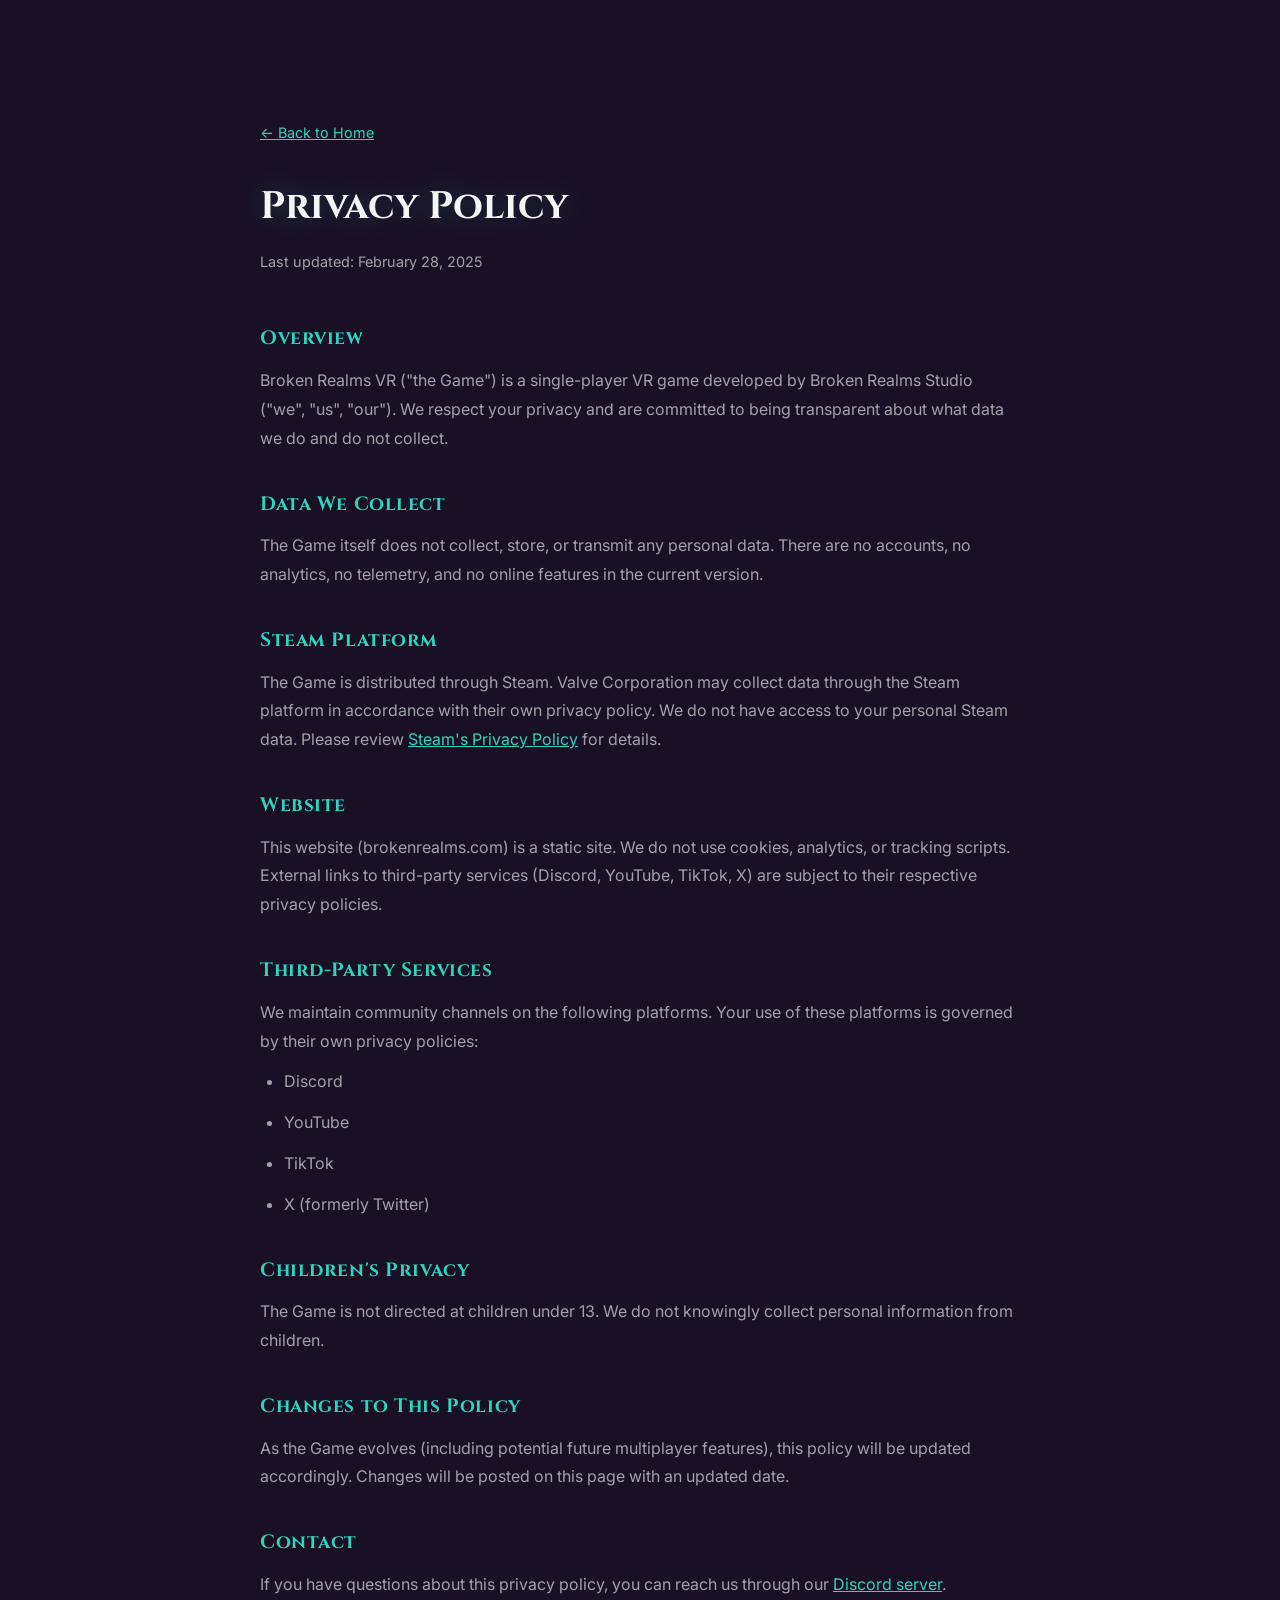
<file: privacy.html>
<!DOCTYPE html>
<html lang="en">
<head>
  <meta charset="UTF-8">
  <meta name="viewport" content="width=device-width, initial-scale=1.0">
  <title>Privacy Policy — Broken Realms VR</title>
  <link rel="icon" type="image/png" href="Media/4_CLIENTAPP_ICON_512x512px.png">
  <link rel="preconnect" href="https://fonts.googleapis.com">
  <link rel="preconnect" href="https://fonts.gstatic.com" crossorigin>
  <link href="https://fonts.googleapis.com/css2?family=Cinzel:wght@400;600;700&family=Inter:wght@300;400;500;600&display=swap" rel="stylesheet">
  <link rel="stylesheet" href="styles.css">
  <style>
    .policy-page {
      min-height: 100vh;
      padding: 120px 24px 80px;
      position: relative;
      z-index: 1;
    }
    .policy-content {
      max-width: 760px;
      margin: 0 auto;
    }
    .policy-content h1 {
      font-family: var(--font-heading);
      font-size: clamp(1.8rem, 4vw, 2.4rem);
      margin-bottom: 12px;
      text-shadow: 0 0 30px rgba(45,212,191,.3);
    }
    .policy-content .policy-date {
      color: var(--text-muted);
      font-size: .9rem;
      margin-bottom: 48px;
    }
    .policy-content h2 {
      font-family: var(--font-heading);
      font-size: 1.2rem;
      margin: 36px 0 12px;
      color: var(--teal);
      letter-spacing: .03em;
    }
    .policy-content p,
    .policy-content li {
      color: var(--text-muted);
      line-height: 1.8;
      margin-bottom: 12px;
    }
    .policy-content ul {
      list-style: disc;
      padding-left: 24px;
      margin-bottom: 16px;
    }
    .policy-content a {
      color: var(--teal);
      text-decoration: underline;
    }
    .policy-back {
      display: inline-flex;
      align-items: center;
      gap: 8px;
      color: var(--teal);
      font-size: .9rem;
      margin-bottom: 32px;
      transition: opacity .3s ease;
    }
    .policy-back:hover { opacity: .7; }
  </style>
</head>
<body>
  <canvas id="particles" aria-hidden="true"></canvas>
  <div class="policy-page">
    <div class="policy-content">
      <a href="index.html" class="policy-back">&larr; Back to Home</a>

      <h1>Privacy Policy</h1>
      <p class="policy-date">Last updated: February 28, 2025</p>

      <h2>Overview</h2>
      <p>Broken Realms VR ("the Game") is a single-player VR game developed by Broken Realms Studio ("we", "us", "our"). We respect your privacy and are committed to being transparent about what data we do and do not collect.</p>

      <h2>Data We Collect</h2>
      <p>The Game itself does not collect, store, or transmit any personal data. There are no accounts, no analytics, no telemetry, and no online features in the current version.</p>

      <h2>Steam Platform</h2>
      <p>The Game is distributed through Steam. Valve Corporation may collect data through the Steam platform in accordance with their own privacy policy. We do not have access to your personal Steam data. Please review <a href="https://store.steampowered.com/privacy_agreement/" target="_blank" rel="noopener">Steam's Privacy Policy</a> for details.</p>

      <h2>Website</h2>
      <p>This website (brokenrealms.com) is a static site. We do not use cookies, analytics, or tracking scripts. External links to third-party services (Discord, YouTube, TikTok, X) are subject to their respective privacy policies.</p>

      <h2>Third-Party Services</h2>
      <p>We maintain community channels on the following platforms. Your use of these platforms is governed by their own privacy policies:</p>
      <ul>
        <li>Discord</li>
        <li>YouTube</li>
        <li>TikTok</li>
        <li>X (formerly Twitter)</li>
      </ul>

      <h2>Children's Privacy</h2>
      <p>The Game is not directed at children under 13. We do not knowingly collect personal information from children.</p>

      <h2>Changes to This Policy</h2>
      <p>As the Game evolves (including potential future multiplayer features), this policy will be updated accordingly. Changes will be posted on this page with an updated date.</p>

      <h2>Contact</h2>
      <p>If you have questions about this privacy policy, you can reach us through our <a href="https://discord.com/invite/UteQq3Rj" target="_blank" rel="noopener">Discord server</a>.</p>
    </div>
  </div>
  <script src="script.js"></script>
</body>
</html>
</file>
<file: styles.css>
/* ============================================================
   BROKEN REALMS VR — Website Styles
   ============================================================ */

/* ---------- Custom Properties ---------- */
:root {
  --dark: #1a1025;
  --dark-alt: #120b1a;
  --purple: #4a2c6a;
  --purple-deep: #2d1a42;
  --teal: #2dd4bf;
  --orange: #f97316;
  --pink: #c084fc;
  --text: #f5f5f5;
  --text-muted: #a1a1aa;
  --font-heading: 'Cinzel', serif;
  --font-body: 'Inter', sans-serif;
  --glow-teal: 0 0 20px rgba(45,212,191,.4), 0 0 60px rgba(45,212,191,.15);
  --glow-orange: 0 0 20px rgba(249,115,22,.4), 0 0 60px rgba(249,115,22,.15);
  --radius: 12px;
  --transition: .3s ease;
}

/* ---------- Reset ---------- */
*, *::before, *::after { box-sizing: border-box; margin: 0; padding: 0; }
html { scroll-behavior: smooth; font-size: 16px; }
body {
  font-family: var(--font-body);
  background: var(--dark);
  color: var(--text);
  line-height: 1.6;
  overflow-x: hidden;
  -webkit-font-smoothing: antialiased;
}
img { max-width: 100%; height: auto; display: block; }
a { color: inherit; text-decoration: none; }
ul { list-style: none; }

/* ---------- Particles Canvas ---------- */
#particles {
  position: fixed;
  inset: 0;
  width: 100%;
  height: 100%;
  pointer-events: none;
  z-index: 0;
}

/* ---------- Utility ---------- */
.container {
  max-width: 1200px;
  margin: 0 auto;
  padding: 0 24px;
}
.section {
  position: relative;
  padding: 100px 0;
  z-index: 1;
}
.section-title {
  font-family: var(--font-heading);
  font-size: clamp(1.8rem, 4vw, 2.8rem);
  text-align: center;
  margin-bottom: 60px;
  text-shadow: 0 0 30px rgba(45,212,191,.3);
  color: var(--text);
  letter-spacing: .04em;
}

/* ---------- Animate on scroll ---------- */
[data-animate] {
  opacity: 0;
  transform: translateY(30px);
  transition: opacity .7s ease, transform .7s ease;
}
[data-animate].visible {
  opacity: 1;
  transform: translateY(0);
}

/* ============================================================
   NAVIGATION
   ============================================================ */
.navbar {
  position: fixed;
  top: 0;
  left: 0;
  width: 100%;
  z-index: 100;
  padding: 14px 0;
  transition: background var(--transition), box-shadow var(--transition);
}
.navbar.scrolled {
  background: rgba(26,16,37,.92);
  backdrop-filter: blur(12px);
  box-shadow: 0 2px 20px rgba(0,0,0,.4);
}
.nav-inner {
  max-width: 1200px;
  margin: 0 auto;
  padding: 0 24px;
  display: flex;
  align-items: center;
  justify-content: space-between;
}
.nav-logo {
  display: flex;
  align-items: center;
  gap: 10px;
  font-family: var(--font-heading);
  font-size: 1.1rem;
  font-weight: 700;
  letter-spacing: .05em;
}
.nav-logo img { border-radius: 6px; }
.nav-links {
  display: flex;
  align-items: center;
  gap: 28px;
}
.nav-links a {
  font-size: .9rem;
  font-weight: 500;
  letter-spacing: .03em;
  transition: color var(--transition);
}
.nav-links a:hover { color: var(--teal); }
.nav-cta {
  background: var(--teal);
  color: var(--dark) !important;
  padding: 8px 18px;
  border-radius: 6px;
  font-weight: 600 !important;
  transition: box-shadow var(--transition), transform var(--transition) !important;
}
.nav-cta:hover {
  box-shadow: var(--glow-teal);
  transform: translateY(-1px);
}

/* Nav toggle (mobile) */
.nav-toggle {
  display: none;
  flex-direction: column;
  gap: 5px;
  background: none;
  border: none;
  cursor: pointer;
  padding: 4px;
}
.nav-toggle span {
  display: block;
  width: 26px;
  height: 2px;
  background: var(--text);
  border-radius: 2px;
  transition: transform var(--transition), opacity var(--transition);
}
.nav-toggle.active span:nth-child(1) { transform: rotate(45deg) translate(5px,5px); }
.nav-toggle.active span:nth-child(2) { opacity: 0; }
.nav-toggle.active span:nth-child(3) { transform: rotate(-45deg) translate(5px,-5px); }

/* ============================================================
   HERO
   ============================================================ */
.hero {
  position: relative;
  min-height: 75vh;
  display: flex;
  align-items: center;
  justify-content: center;
  overflow: hidden;
  z-index: 1;
}
.hero-bg {
  position: absolute;
  inset: 0;
  background: url('Media/1_LIBRARY_HERO_3840 x1240px_ NO_TEXTLOGO.png') center 62% / cover no-repeat;
  transform: scale(1.05);
  will-change: transform;
}
.hero-overlay {
  position: absolute;
  inset: 0;
  background: linear-gradient(
    to bottom,
    rgba(26,16,37,.3) 0%,
    rgba(26,16,37,.15) 45%,
    rgba(26,16,37,.55) 72%,
    var(--dark-alt) 100%
  );
}
.hero-content {
  position: relative;
  text-align: center;
  padding: 0 24px;
  width: 100%;
}
.hero-logo {
  max-width: min(378px, 70vw);
  height: auto;
  margin: 0 auto 28px;
  display: block;
  filter: drop-shadow(0 0 30px rgba(45,212,191,.3)) drop-shadow(0 4px 12px rgba(0,0,0,.6));
}
.hero-ctas {
  display: flex;
  gap: 16px;
  justify-content: center;
  flex-wrap: wrap;
}
.hero-ctas .btn {
  width: 240px;
  justify-content: center;
}

/* Buttons */
.btn {
  display: inline-flex;
  align-items: center;
  gap: 10px;
  padding: 14px 32px;
  border-radius: 8px;
  font-family: var(--font-heading);
  font-size: .95rem;
  font-weight: 600;
  letter-spacing: .06em;
  cursor: pointer;
  border: none;
  transition: transform var(--transition), box-shadow var(--transition), background var(--transition);
}
.btn-primary {
  background:
    radial-gradient(ellipse at 15% 90%, rgba(255,220,50,.45) 0%, transparent 45%),
    radial-gradient(ellipse at 85% 70%, rgba(249,115,22,.4) 0%, transparent 40%),
    radial-gradient(ellipse at 50% 100%, rgba(255,80,0,.5) 0%, transparent 55%),
    radial-gradient(ellipse at 35% 50%, rgba(255,160,20,.2) 0%, transparent 50%),
    radial-gradient(ellipse at 65% 40%, rgba(255,100,0,.15) 0%, transparent 45%),
    rgba(249,115,22,.18);
  color: var(--text);
  border: 1px solid rgba(249,115,22,.6);
  font-size: 1.35rem;
  font-weight: 900;
  line-height: 1.1;
  text-shadow:
    -1px -1px 0 rgba(249,115,22,.5),
     1px -1px 0 rgba(249,115,22,.5),
    -1px  1px 0 rgba(249,115,22,.5),
     1px  1px 0 rgba(249,115,22,.5),
     0 0 12px rgba(249,115,22,.6),
     0 0 24px rgba(249,115,22,.3);
  position: relative;
  overflow: hidden;
}
.btn-primary::before {
  content: '';
  position: absolute;
  bottom: -4px;
  left: 5%;
  width: 90%;
  height: 60%;
  background:
    radial-gradient(ellipse at 20% 100%, rgba(255,200,50,.5) 0%, transparent 50%),
    radial-gradient(ellipse at 50% 100%, rgba(255,120,0,.45) 0%, transparent 55%),
    radial-gradient(ellipse at 80% 100%, rgba(255,160,20,.4) 0%, transparent 50%);
  filter: blur(5px);
  pointer-events: none;
  animation: flicker 3s ease-in-out infinite alternate;
}
.btn-primary::after {
  content: '';
  position: absolute;
  top: -2px;
  left: 15%;
  width: 70%;
  height: 40%;
  background:
    radial-gradient(ellipse at 30% 0%, rgba(255,220,80,.25) 0%, transparent 50%),
    radial-gradient(ellipse at 70% 0%, rgba(255,160,20,.2) 0%, transparent 45%);
  filter: blur(4px);
  pointer-events: none;
  animation: flicker 2.5s ease-in-out .5s infinite alternate;
}
@keyframes flicker {
  0% { opacity: .6; transform: scaleY(1); }
  25% { opacity: 1; transform: scaleY(1.1); }
  50% { opacity: .5; transform: scaleY(.9); }
  75% { opacity: .95; transform: scaleY(1.05); }
  100% { opacity: .7; transform: scaleY(1); }
}
.btn-primary:hover {
  transform: translateY(-2px);
  box-shadow: var(--glow-orange);
  background:
    radial-gradient(ellipse at 15% 90%, rgba(255,220,50,.6) 0%, transparent 45%),
    radial-gradient(ellipse at 85% 70%, rgba(249,115,22,.55) 0%, transparent 40%),
    radial-gradient(ellipse at 50% 100%, rgba(255,80,0,.6) 0%, transparent 55%),
    radial-gradient(ellipse at 35% 50%, rgba(255,160,20,.3) 0%, transparent 50%),
    radial-gradient(ellipse at 65% 40%, rgba(255,100,0,.25) 0%, transparent 45%),
    rgba(249,115,22,.3);
  border-color: rgba(249,115,22,.9);
}
.btn-secondary {
  background: rgba(255,255,255,.08);
  color: var(--text);
  border: 1px solid rgba(255,255,255,.15);
}
.btn-secondary:hover {
  transform: translateY(-2px);
  background: rgba(255,255,255,.14);
  box-shadow: 0 0 20px rgba(192,132,252,.2);
}
.btn-large {
  padding: 18px 44px;
  font-size: 1.05rem;
}

/* Scroll indicator */
.scroll-indicator {
  position: absolute;
  bottom: 32px;
  left: 50%;
  transform: translateX(-50%);
  animation: float 2.5s ease-in-out infinite;
}
.scroll-arrow {
  width: 24px;
  height: 24px;
  border-right: 2px solid rgba(255,255,255,.4);
  border-bottom: 2px solid rgba(255,255,255,.4);
  transform: rotate(45deg);
}
@keyframes float {
  0%, 100% { transform: translateX(-50%) translateY(0); }
  50% { transform: translateX(-50%) translateY(10px); }
}

/* ============================================================
   TRAILER
   ============================================================ */
.trailer-section {
  background: linear-gradient(180deg, var(--dark) 0%, var(--dark-alt) 100%);
}
.trailer-wrapper {
  max-width: 700px;
  margin: 0 auto;
}
.video-container {
  position: relative;
  border-radius: var(--radius);
  overflow: hidden;
  box-shadow: 0 8px 40px rgba(0,0,0,.5), 0 0 60px rgba(45,212,191,.08);
  border: 1px solid rgba(255,255,255,.06);
}
.video-container iframe {
  width: 100%;
  aspect-ratio: 16/9;
  display: block;
}
.trailer-placeholder {
  width: 100%;
  display: block;
}
.play-overlay {
  position: absolute;
  inset: 0;
  display: flex;
  flex-direction: column;
  align-items: center;
  justify-content: center;
  background: rgba(26,16,37,.55);
  gap: 12px;
  pointer-events: none;
}
.play-button {
  width: 72px;
  height: 72px;
  border-radius: 50%;
  background: rgba(249,115,22,.85);
  display: flex;
  align-items: center;
  justify-content: center;
  box-shadow: 0 0 30px rgba(249,115,22,.4);
}
.play-overlay p {
  font-family: var(--font-heading);
  letter-spacing: .06em;
  font-size: .9rem;
  color: var(--text-muted);
}

/* ============================================================
   FEATURES
   ============================================================ */
.features-section {
  background: var(--dark-alt);
}
.features-grid {
  display: grid;
  grid-template-columns: repeat(auto-fit, minmax(250px, 1fr));
  gap: 28px;
}
.feature-card {
  background: rgba(255,255,255,.03);
  border: 1px solid rgba(255,255,255,.06);
  border-radius: var(--radius);
  padding: 36px 28px;
  text-align: center;
  transition: transform var(--transition), box-shadow var(--transition), border-color var(--transition);
}
.feature-card:hover {
  transform: translateY(-6px);
  box-shadow: 0 12px 40px rgba(45,212,191,.1);
  border-color: rgba(45,212,191,.2);
}
.feature-icon {
  color: var(--teal);
  margin-bottom: 20px;
}
.feature-card h3 {
  font-family: var(--font-heading);
  font-size: 1.15rem;
  margin-bottom: 12px;
  letter-spacing: .03em;
}
.feature-card p {
  color: var(--text-muted);
  font-size: .95rem;
  line-height: 1.7;
}

/* ============================================================
   ABOUT
   ============================================================ */
.about-section {
  overflow: hidden;
}
.about-bg-img {
  position: absolute;
  inset: 0;
  background: url('Media/5_PAGE_BACKGROUND_1438x810px.png') center center / cover no-repeat;
  opacity: .1;
}
.about-content {
  display: grid;
  grid-template-columns: 1fr 1fr;
  gap: 60px;
  align-items: center;
}
.about-lead {
  font-size: 1.1rem;
  line-height: 1.8;
  margin-bottom: 20px;
}
.about-text p {
  color: var(--text-muted);
  margin-bottom: 16px;
  line-height: 1.8;
}
.about-callout {
  font-family: var(--font-heading);
  font-size: 1.4rem;
  color: var(--teal) !important;
  text-shadow: 0 0 20px rgba(45,212,191,.3);
  margin-top: 24px !important;
}
.about-highlights {
  display: grid;
  grid-template-columns: 1fr 1fr;
  gap: 24px;
}
.highlight {
  background: rgba(255,255,255,.04);
  border: 1px solid rgba(255,255,255,.06);
  border-radius: var(--radius);
  padding: 28px 20px;
  text-align: center;
  transition: border-color var(--transition);
}
.highlight:hover { border-color: rgba(45,212,191,.25); }
.highlight-number {
  display: block;
  font-family: var(--font-heading);
  font-size: 2.4rem;
  font-weight: 700;
  color: var(--teal);
  text-shadow: 0 0 20px rgba(45,212,191,.4);
}
.highlight-label {
  display: block;
  color: var(--text-muted);
  font-size: .85rem;
  margin-top: 4px;
  letter-spacing: .03em;
}

/* ============================================================
   GALLERY
   ============================================================ */
.gallery-section {
  background: var(--dark-alt);
}
.gallery-grid {
  display: grid;
  grid-template-columns: repeat(2, 1fr);
  gap: 16px;
}
.gallery-item {
  border-radius: var(--radius);
  overflow: hidden;
  cursor: pointer;
  transition: transform var(--transition), box-shadow var(--transition);
  border: 1px solid rgba(255,255,255,.05);
}
.gallery-item:hover {
  transform: scale(1.02);
  box-shadow: 0 8px 30px rgba(0,0,0,.4);
}
.gallery-item img {
  width: 100%;
  height: 100%;
  object-fit: cover;
}
.gallery-item--wide {
  grid-column: span 2;
}

/* Lightbox */
.lightbox {
  position: fixed;
  inset: 0;
  z-index: 200;
  background: rgba(0,0,0,.92);
  display: flex;
  align-items: center;
  justify-content: center;
  padding: 40px;
  cursor: zoom-out;
}
.lightbox[hidden] { display: none; }
.lightbox-close {
  position: absolute;
  top: 20px;
  right: 28px;
  background: none;
  border: none;
  color: var(--text);
  font-size: 2.4rem;
  cursor: pointer;
  line-height: 1;
  transition: color var(--transition);
}
.lightbox-close:hover { color: var(--teal); }
.lightbox-img {
  max-width: 90vw;
  max-height: 85vh;
  border-radius: 8px;
  box-shadow: 0 0 40px rgba(0,0,0,.6);
}

/* ============================================================
   EARLY ACCESS
   ============================================================ */
.ea-section {
  background: transparent;
  text-align: center;
  margin-top: -25vh;
  position: relative;
  z-index: 2;
}
/* Early Access content visible immediately — no fade-in */
.ea-section [data-animate] {
  opacity: 1;
  transform: none;
}
.ea-lead {
  font-size: 1.15rem;
  color: var(--text-muted);
  max-width: 600px;
  margin: 0 auto 48px;
  line-height: 1.7;
}
.roadmap {
  margin-bottom: 48px;
}
.roadmap-title {
  font-family: var(--font-heading);
  font-size: 1.1rem;
  letter-spacing: .06em;
  color: var(--pink);
  margin-bottom: 16px;
}

/* ---- Roadmap image cards ---- */
.roadmap-cards {
  display: grid;
  grid-template-columns: repeat(5, 1fr);
  gap: 16px;
}
.roadmap-card {
  position: relative;
  border-radius: var(--radius);
  overflow: hidden;
  border: 1px solid rgba(255,255,255,.08);
  height: 420px;
  cursor: default;
  transition: transform var(--transition), box-shadow var(--transition), border-color var(--transition);
}
.roadmap-card:hover {
  transform: translateY(-6px);
  border-color: rgba(192,132,252,.35);
  box-shadow: 0 12px 40px rgba(192,132,252,.15), 0 0 60px rgba(192,132,252,.06);
}
.roadmap-card-img {
  position: absolute;
  inset: 0;
}
.roadmap-card-img img {
  width: 100%;
  height: 100%;
  object-fit: cover;
  /* Anchor to top so the horse head / top detail shows first */
  object-position: top center;
  transition: transform .5s ease;
}
.roadmap-card:hover .roadmap-card-img img {
  transform: scale(1.05);
}
.roadmap-card-overlay {
  position: absolute;
  inset: 0;
  background: linear-gradient(
    to bottom,
    rgba(26,16,37,.85) 0%,
    rgba(26,16,37,.35) 35%,
    rgba(26,16,37,.1) 60%,
    rgba(26,16,37,.5) 100%
  );
  display: flex;
  flex-direction: column;
  justify-content: flex-start;
  padding: 28px 20px;
  text-align: center;
}
.roadmap-card-label {
  font-family: var(--font-heading);
  font-size: 1.15rem;
  font-weight: 700;
  letter-spacing: .05em;
  text-shadow: 0 0 20px rgba(192,132,252,.5), 0 2px 6px rgba(0,0,0,.7);
  color: var(--text);
}
.roadmap-card-teaser {
  font-size: .82rem;
  color: var(--text-muted);
  margin-top: 6px;
  text-shadow: 0 1px 4px rgba(0,0,0,.8);
  letter-spacing: .02em;
}

/* Responsive roadmap cards */
@media (max-width: 1024px) {
  .roadmap-cards {
    grid-template-columns: repeat(3, 1fr);
  }
  .roadmap-card { height: 360px; }
}
@media (max-width: 768px) {
  .roadmap-cards {
    grid-template-columns: repeat(2, 1fr);
  }
  .roadmap-card { height: 320px; }
}
@media (max-width: 480px) {
  .roadmap-cards {
    grid-template-columns: 1fr;
  }
  .roadmap-card { height: 380px; }
}

/* ============================================================
   COMMUNITY
   ============================================================ */
.community-section {
  background: var(--dark);
  text-align: center;
}
.community-subtitle {
  color: var(--text-muted);
  max-width: 500px;
  margin: -36px auto 48px;
  font-size: 1rem;
}
.social-grid {
  display: grid;
  grid-template-columns: repeat(auto-fit, minmax(180px, 1fr));
  gap: 20px;
  max-width: 820px;
  margin: 0 auto;
}
.social-card {
  display: flex;
  flex-direction: column;
  align-items: center;
  gap: 10px;
  background: rgba(255,255,255,.04);
  border: 1px solid rgba(255,255,255,.06);
  border-radius: var(--radius);
  padding: 32px 20px;
  transition: transform var(--transition), box-shadow var(--transition), border-color var(--transition);
}
.social-card:hover {
  transform: translateY(-4px);
}
.social-discord:hover { border-color: #5865F2; box-shadow: 0 8px 30px rgba(88,101,242,.2); }
.social-twitter:hover { border-color: #fff; box-shadow: 0 8px 30px rgba(255,255,255,.08); }
.social-tiktok:hover { border-color: #ff0050; box-shadow: 0 8px 30px rgba(255,0,80,.15); }
.social-youtube:hover { border-color: #ff0000; box-shadow: 0 8px 30px rgba(255,0,0,.15); }
.social-name {
  font-family: var(--font-heading);
  font-size: .95rem;
  letter-spacing: .04em;
}
.social-action {
  font-size: .8rem;
  color: var(--text-muted);
}

/* ============================================================
   FOOTER
   ============================================================ */
.site-footer {
  position: relative;
  z-index: 1;
  background: var(--dark-alt);
  border-top: 1px solid rgba(255,255,255,.05);
  padding: 40px 0;
}
.footer-inner {
  display: flex;
  flex-direction: column;
  align-items: center;
  gap: 20px;
}
.footer-brand {
  display: flex;
  align-items: center;
  gap: 12px;
}
.footer-logo { border-radius: 8px; }
.footer-studio {
  font-family: var(--font-heading);
  letter-spacing: .05em;
  font-size: .95rem;
}
.footer-links {
  display: flex;
  gap: 28px;
}
.footer-links a {
  font-size: .85rem;
  color: var(--text-muted);
  transition: color var(--transition);
}
.footer-links a:hover { color: var(--teal); }
.footer-copy {
  font-size: .78rem;
  color: var(--text-muted);
}

/* ============================================================
   RESPONSIVE
   ============================================================ */
@media (max-width: 900px) {
  .about-content {
    grid-template-columns: 1fr;
    gap: 40px;
  }
}

@media (max-width: 768px) {
  .nav-toggle { display: flex; }
  .nav-links {
    position: fixed;
    top: 0;
    right: -100%;
    width: 280px;
    height: 100vh;
    flex-direction: column;
    background: rgba(26,16,37,.97);
    backdrop-filter: blur(16px);
    padding: 80px 32px 40px;
    gap: 20px;
    transition: right var(--transition);
  }
  .nav-links.open { right: 0; }
  .nav-links a { font-size: 1.05rem; }

  .section { padding: 72px 0; }
  .section-title { margin-bottom: 40px; }

  .hero-ctas { flex-direction: column; align-items: center; }
  .btn { width: 100%; max-width: 300px; justify-content: center; }
  .hero-ctas .btn { width: 100%; max-width: 300px; }

  .gallery-grid { grid-template-columns: 1fr; }
  .gallery-item--wide { grid-column: span 1; }

  .social-grid { grid-template-columns: 1fr 1fr; }
}

@media (max-width: 480px) {
  .social-grid { grid-template-columns: 1fr; }
  .about-highlights { grid-template-columns: 1fr; }
}
</file>
